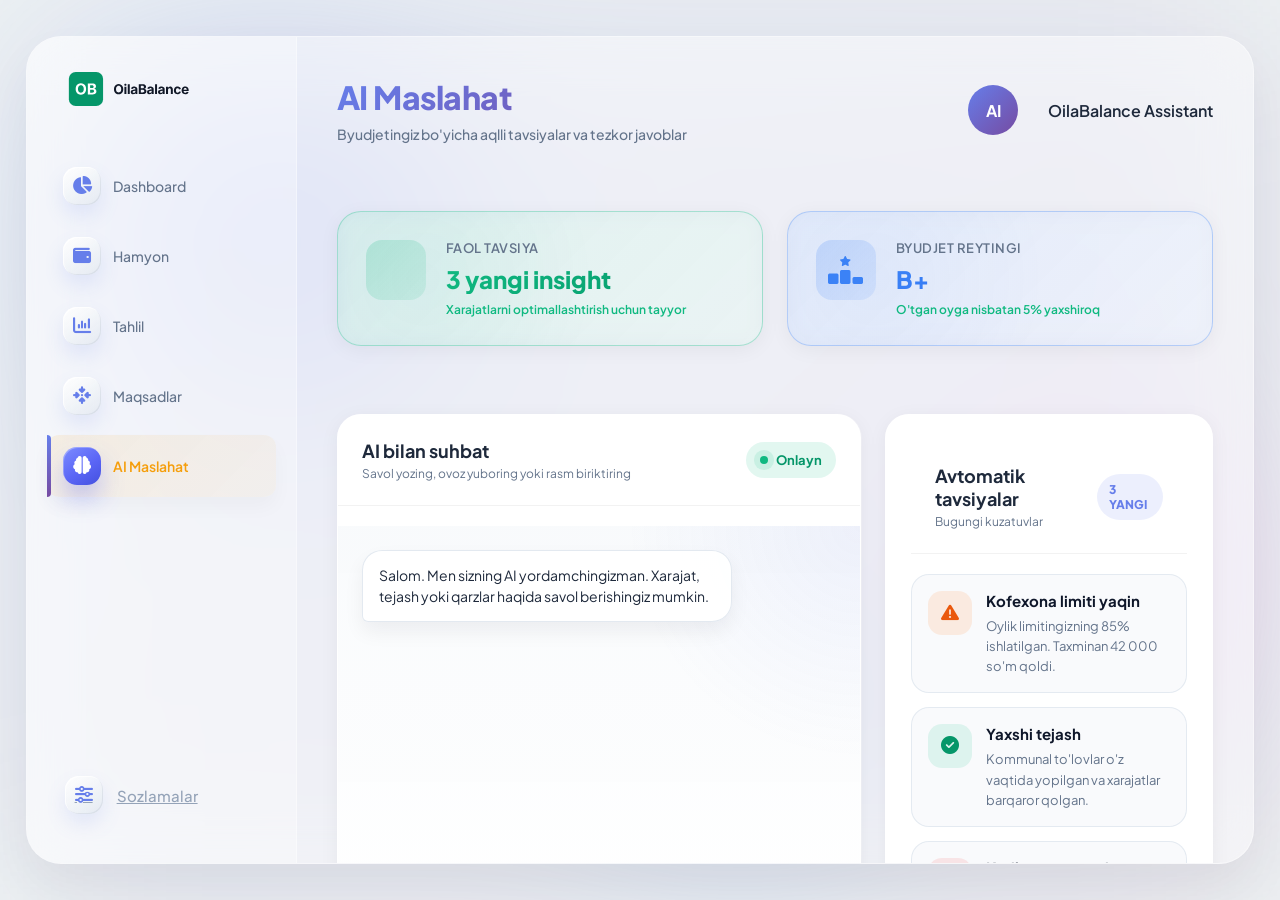
<file: ai maslahatlar.html>
<!DOCTYPE html>
<html lang="uz">

<head>
  <meta charset="UTF-8">
  <meta name="viewport" content="width=device-width, initial-scale=1.0">
  <title>AI Maslahat | OilaBalance</title>
  <link href="https://fonts.googleapis.com/css2?family=Plus+Jakarta+Sans:wght@300;400;600;800&display=swap"
    rel="stylesheet">
  <link rel="stylesheet" href="https://cdnjs.cloudflare.com/ajax/libs/font-awesome/6.5.1/css/all.min.css">
  <link rel="stylesheet" href="style7.css">
  <link rel="stylesheet" href="dashboard.css">
  <link rel="stylesheet" href="style6.css">
  <link rel="stylesheet" href="settings-modal.css">
</head>

<body>
  <div class="app-background">
    <div class="animated-gradient"></div>
    <div class="floating-shape shape-1"></div>
    <div class="floating-shape shape-2"></div>
    <div class="floating-shape shape-3"></div>
  </div>

  <div class="app-shell">
    <aside class="app-sidebar">
      <div class="app-logo">
        <img src="./M_rasmlar/Logo (1).svg" alt="Logo">
      </div>
      <nav class="app-nav">
        <a href="bosh sahifa.html" class="nav-link">
          <i class="fa-solid fa-chart-pie"></i> <span>Dashboard</span>
        </a>
        <a href="kategotiya.html" class="nav-link">
          <i class="fa-solid fa-wallet"></i> <span>Hamyon</span>
        </a>
        <a href="Hisobot dashboad.html" class="nav-link">
          <i class="fa-solid fa-chart-column"></i> <span>Tahlil</span>
        </a>
        <a href="Maqsadlar.html" class="nav-link">
          <i class="fa-solid fa-arrows-to-dot"></i><span>Maqsadlar</span>
        </a>
        <a href="ai maslahatlar.html" class="nav-link active ai-gold">
          <i class="fa-solid fa-brain"></i> <span>AI Maslahat</span>
        </a>
      </nav>
      <div class="app-sidebar-footer">
        <a href="#" class="nav-link" onclick="openSettingsModal(event)">
          <i class="fa-solid fa-sliders"></i> <span>Sozlamalar</span>
        </a>
      </div>
    </aside>

    <main class="app-main ai-page">
      <header class="app-header">
        <div class="header-content">
          <div>
            <h2 class="header-title">AI Maslahat</h2>
            <p class="header-subtitle">Byudjetingiz bo'yicha aqlli tavsiyalar va tezkor javoblar</p>
          </div>
        </div>
        <div class="header-tools">
          <div class="profile-group">
            <div class="user-avatar pulse">AI</div>
            <span class="user-name">OilaBalance Assistant</span>
          </div>
        </div>
      </header>

      <section class="stats-grid ai-stats">
        <div class="stat-card stat-income">
          <div class="stat-decoration"></div>
          <div class="stat-icon">
            <i class="fa-solid fa-sparkles"></i>
          </div>
          <div class="stat-info">
            <p class="stat-label">Faol Tavsiya</p>
            <h3 class="stat-value">3 yangi insight</h3>
            <p class="stat-change">Xarajatlarni optimallashtirish uchun tayyor</p>
          </div>
        </div>

        <div class="stat-card stat-balance">
          <div class="stat-decoration"></div>
          <div class="stat-icon">
            <i class="fa-solid fa-ranking-star"></i>
          </div>
          <div class="stat-info">
            <p class="stat-label">Byudjet Reytingi</p>
            <h3 class="stat-value">B+</h3>
            <p class="stat-change">O'tgan oyga nisbatan 5% yaxshiroq</p>
          </div>
        </div>
      </section>

      <section class="main-grid ai-layout">
        <div class="content-panel chat-panel">
          <div class="panel-header">
            <div>
              <h3>AI bilan suhbat</h3>
              <p class="panel-subtitle">Savol yozing, ovoz yuboring yoki rasm biriktiring</p>
            </div>
            <div class="assistant-status">
              <span class="status-dot"></span>
              <span>Onlayn</span>
            </div>
          </div>

          <div class="chat-container" id="chat"></div>

          <div class="chat-composer">
            <button class="icon-btn" type="button" onclick="startVoice()" aria-label="Ovozli yozish">
              <i class="fa-solid fa-microphone"></i>
            </button>

            <label class="icon-btn" aria-label="Rasm biriktirish">
              <i class="fa-solid fa-paperclip"></i>
              <input type="file" id="imageInput" hidden accept="image/*">
            </label>

            <input id="input" type="text" placeholder="Masalan: Bu oy nimani qisqartirsam bo'ladi?">

            <button class="send-btn" type="button" onclick="send()">
              <i class="fa-solid fa-paper-plane"></i>
            </button>
          </div>
        </div>

        <div class="ai-side-column">
          <div class="content-panel insight-panel">
            <div class="panel-header">
              <div>
                <h3>Avtomatik tavsiyalar</h3>
                <p class="panel-subtitle">Bugungi kuzatuvlar</p>
              </div>
              <span class="insight-badge">3 yangi</span>
            </div>

            <div class="insight-list">
              <div class="insight-item warning">
                <div class="insight-icon">
                  <i class="fa-solid fa-triangle-exclamation"></i>
                </div>
                <div>
                  <h4>Kofexona limiti yaqin</h4>
                  <p>Oylik limitingizning 85% ishlatilgan. Taxminan 42 000 so'm qoldi.</p>
                </div>
              </div>

              <div class="insight-item success">
                <div class="insight-icon">
                  <i class="fa-solid fa-circle-check"></i>
                </div>
                <div>
                  <h4>Yaxshi tejash</h4>
                  <p>Kommunal to'lovlar o'z vaqtida yopilgan va xarajatlar barqaror qolgan.</p>
                </div>
              </div>

              <div class="insight-item danger">
                <div class="insight-icon">
                  <i class="fa-solid fa-car-burst"></i>
                </div>
                <div>
                  <h4>Kutilmagan xarajat</h4>
                  <p>Avtomobil ta'miri uchun rejasiz 1.2 mln so'm sarflangan.</p>
                </div>
              </div>
            </div>
          </div>

          <div class="content-panel tips-panel">
            <div class="panel-header">
              <div>
                <h3>Reytingni oshirish</h3>
                <p class="panel-subtitle">Bugun qilish mumkin bo'lgan qadamlar</p>
              </div>
            </div>

            <div class="tips-list">
              <div class="tip-row">
                <i class="fa-solid fa-repeat"></i>
                <span>Obunalarni tekshirib, keraksizlarini to'xtating</span>
              </div>
              <div class="tip-row">
                <i class="fa-solid fa-calendar-check"></i>
                <span>Haftalik xarajat limitini oldindan belgilang</span>
              </div>
              <div class="tip-row">
                <i class="fa-solid fa-pen-to-square"></i>
                <span>Har bir katta xarajatni yozib boring</span>
              </div>
            </div>
          </div>
        </div>
      </section>

      <section class="bonus-section">
        <div class="bonus-card ai-bonus-card">
          <div class="bonus-decoration">
            <i class="fa-solid fa-robot"></i>
          </div>
          <div>
            <h4>AI yordamchidan faol foydalaning</h4>
            <p>Har bir savol uchun sizga aniqroq tavsiyalar va byudjet bo'yicha tezkor yo'nalish beriladi.</p>
          </div>
        </div>
      </section>
    </main>
  </div>

  <div class="settings-modal-overlay" id="settingsModal" onclick="closeSettingsModal(event)">
    <div class="settings-modal" onclick="event.stopPropagation()">
      <div class="settings-header">
        <h3>Sozlamalar</h3>
        <button class="settings-close" onclick="closeSettingsModal()">
          <i class="fa-solid fa-xmark"></i>
        </button>
      </div>
      <div class="settings-content">
        <div class="settings-item">
          <div class="settings-item-info">
            <i class="fa-solid fa-moon"></i>
            <div>
              <h4>Dark Mode</h4>
              <p>Qorong'i rejimni yoqish yoki o'chirish</p>
            </div>
          </div>
          <label class="toggle-switch">
            <input type="checkbox" id="darkModeToggle" onchange="toggleDarkMode()">
            <span class="toggle-slider"></span>
          </label>
        </div>
        <div class="settings-item">
          <div class="settings-item-info">
            <i class="fa-solid fa-right-from-bracket"></i>
            <div>
              <h4>Akkauntdan chiqish</h4>
              <p>Tizimdan xavfsiz chiqish</p>
            </div>
          </div>
          <button class="btn-logout" onclick="logout()">
            <i class="fa-solid fa-arrow-right-from-bracket"></i> Chiqish
          </button>
        </div>
      </div>
    </div>
  </div>

  <script src="ai.js"></script>
  <script src="settings-modal.js"></script>
</body>

</html>
</file>
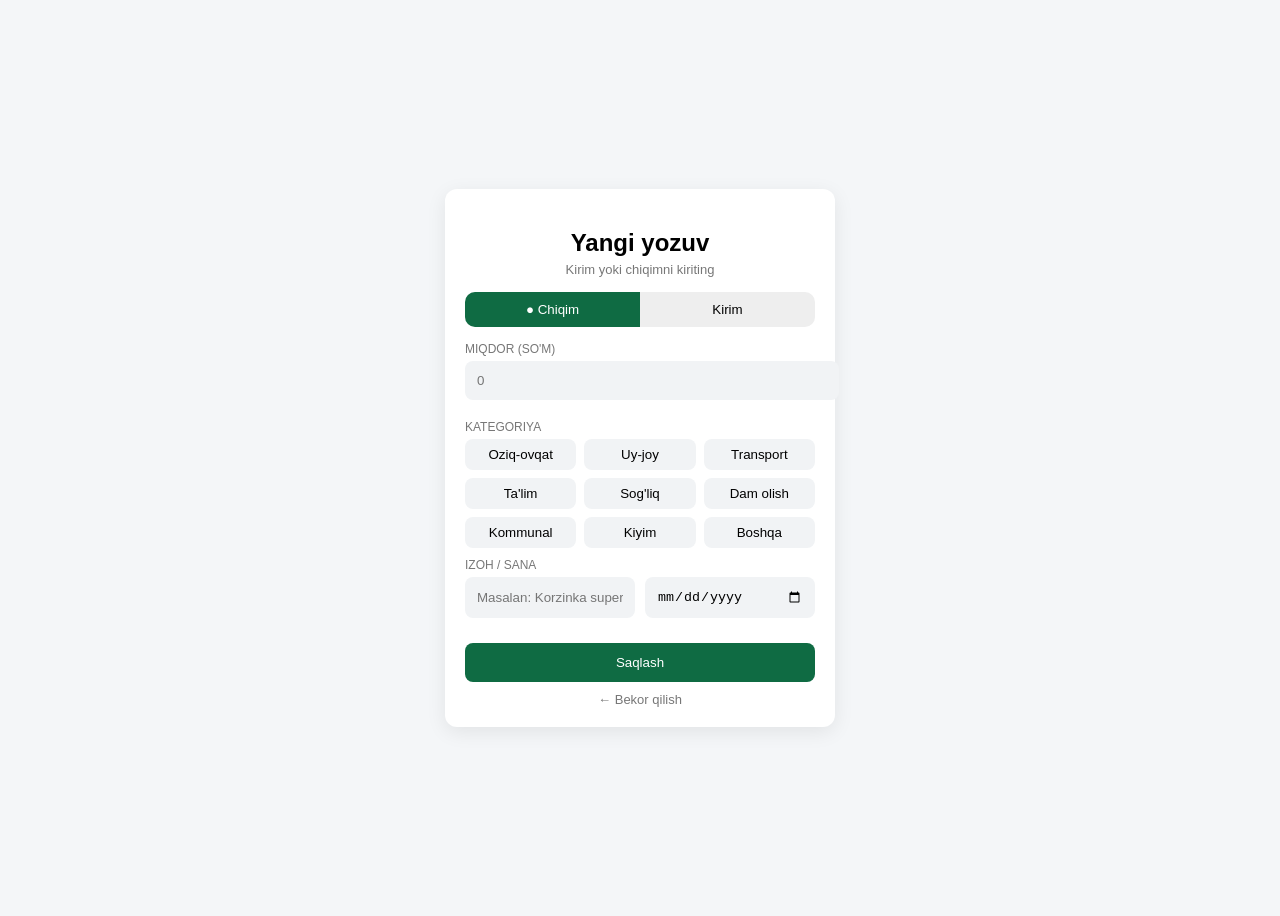
<file: index2.html>
<!DOCTYPE html>
<html lang="uz">
<head>
<meta charset="UTF-8">
<title>Document</title>
<link rel="stylesheet" href="/style2.css">
</head>
<body>

<div class="container">
    <h2>Yangi yozuv</h2>
    <div class="sub">Kirim yoki chiqimni kiriting</div>

    <div class="toggle">
        <button class="active">● Chiqim</button>
        <button>Kirim</button>
    </div>

    <div class="label">MIQDOR (SO'M)</div>
    <input type="number" placeholder="0">

    <div class="label">KATEGORIYA</div>
    <div class="categories">
        <button>Oziq-ovqat</button>
        <button>Uy-joy</button>
        <button>Transport</button>
        <button>Ta'lim</button>
        <button>Sog'liq</button>
        <button>Dam olish</button>
        <button>Kommunal</button>
        <button>Kiyim</button>
        <button>Boshqa</button>
    </div>

    <div class="label">IZOH / SANA</div>
    <div class="row">
        <input placeholder="Masalan: Korzinka supermarket">
        <input type="date">
    </div>

    <button class="save">Saqlash</button>
    <div class="cancel">← Bekor qilish</div>
</div>

</body>
</html>
</file>
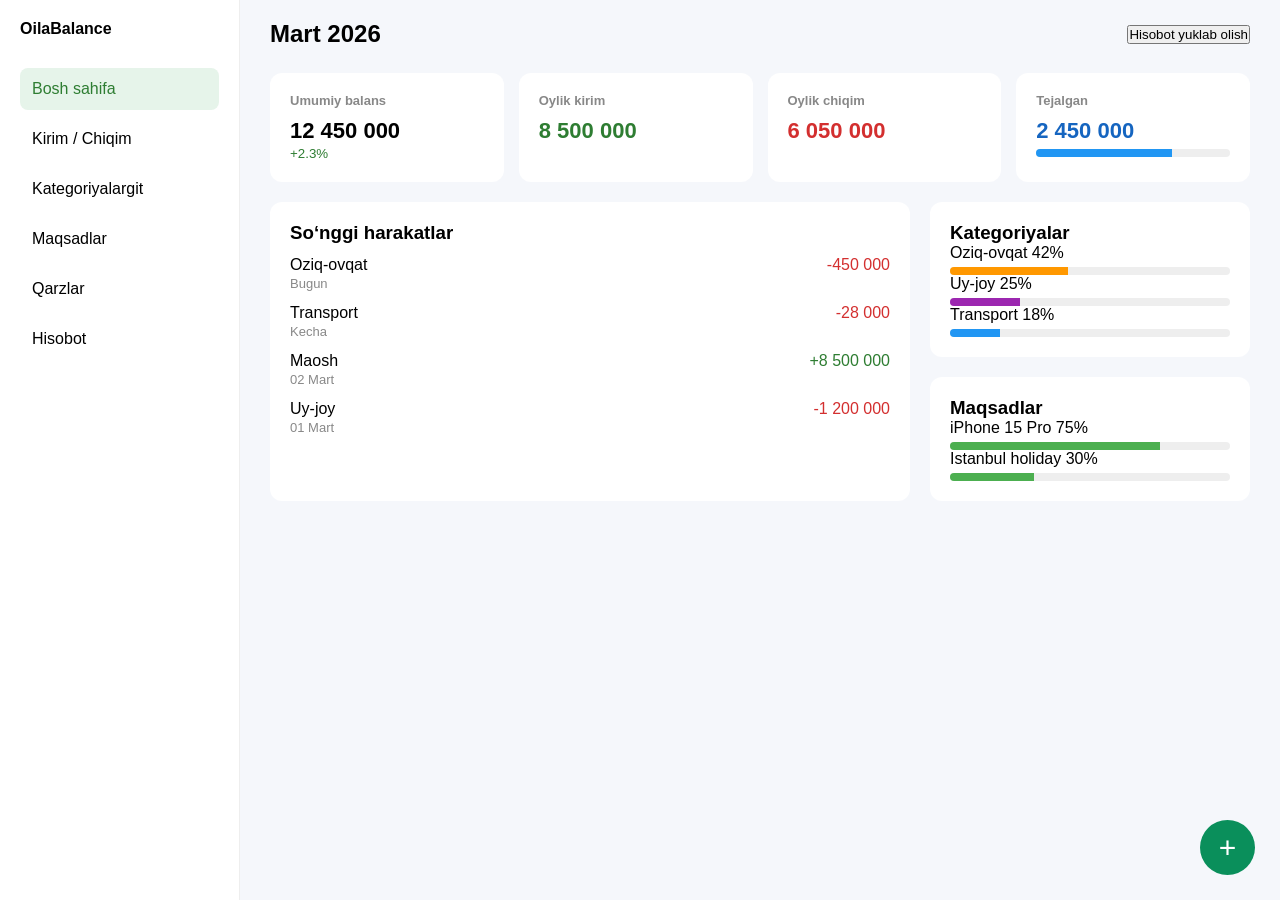
<file: index3.html>
<!DOCTYPE html>
<html lang="uz">
<head>
<meta charset="UTF-8">
<meta name="viewport" content="width=device-width, initial-scale=1.0">
<title>Document</title>
<link rel="stylesheet" href="style3.css">
</head>

<body>

<div class="sidebar">
  <div class="logo">OilaBalance</div>

  <ul class="menu">
    <li class="active">Bosh sahifa</li>
    <li>Kirim / Chiqim</li>
    <li>Kategoriyalargit</li>
    <li>Maqsadlar</li>
    <li>Qarzlar</li>
    <li>Hisobot</li>
  </ul>
</div>

<div class="main">

  <div class="header">
    <h2>Mart 2026</h2>
    <button>Hisobot yuklab olish</button>
  </div>

  <div class="cards">
    <div class="card">
      <h4>Umumiy balans</h4>
      <div class="value">12 450 000</div>
      <small class="green">+2.3%</small>
    </div>

    <div class="card">
      <h4>Oylik kirim</h4>
      <div class="value green">8 500 000</div>
    </div>

    <div class="card">
      <h4>Oylik chiqim</h4>
      <div class="value red">6 050 000</div>
    </div>

    <div class="card">
      <h4>Tejalgan</h4>
      <div class="value blue">2 450 000</div>
      <div class="progress"><div class="bluebar" style="width:70%"></div></div>
    </div>
  </div>

  <div class="content">

    <div class="box">
      <h3>So‘nggi harakatlar</h3>

      <div class="transaction">
        <div>
          Oziq-ovqat <br><span>Bugun</span>
        </div>
        <div class="red">-450 000</div>
      </div>

      <div class="transaction">
        <div>
          Transport <br><span>Kecha</span>
        </div>
        <div class="red">-28 000</div>
      </div>

      <div class="transaction">
        <div>
          Maosh <br><span>02 Mart</span>
        </div>
        <div class="green">+8 500 000</div>
      </div>

      <div class="transaction">
        <div>
          Uy-joy <br><span>01 Mart</span>
        </div>
        <div class="red">-1 200 000</div>
      </div>
    </div>

    <div>

      <div class="box">
        <h3>Kategoriyalar</h3>

        <p>Oziq-ovqat 42%</p>
        <div class="progress"><div class="orange" style="width:42%"></div></div>

        <p>Uy-joy 25%</p>
        <div class="progress"><div class="purple" style="width:25%"></div></div>

        <p>Transport 18%</p>
        <div class="progress"><div class="bluebar" style="width:18%"></div></div>
      </div>

      <div class="box" style="margin-top:20px;">
        <h3>Maqsadlar</h3>

        <p>iPhone 15 Pro 75%</p>
        <div class="progress"><div class="greenbar" style="width:75%"></div></div>

        <p>Istanbul holiday 30%</p>
        <div class="progress"><div class="greenbar" style="width:30%"></div></div>
      </div>

    </div>

  </div>

</div>

<div class="fab">+</div>

</body>
</html>
</file>
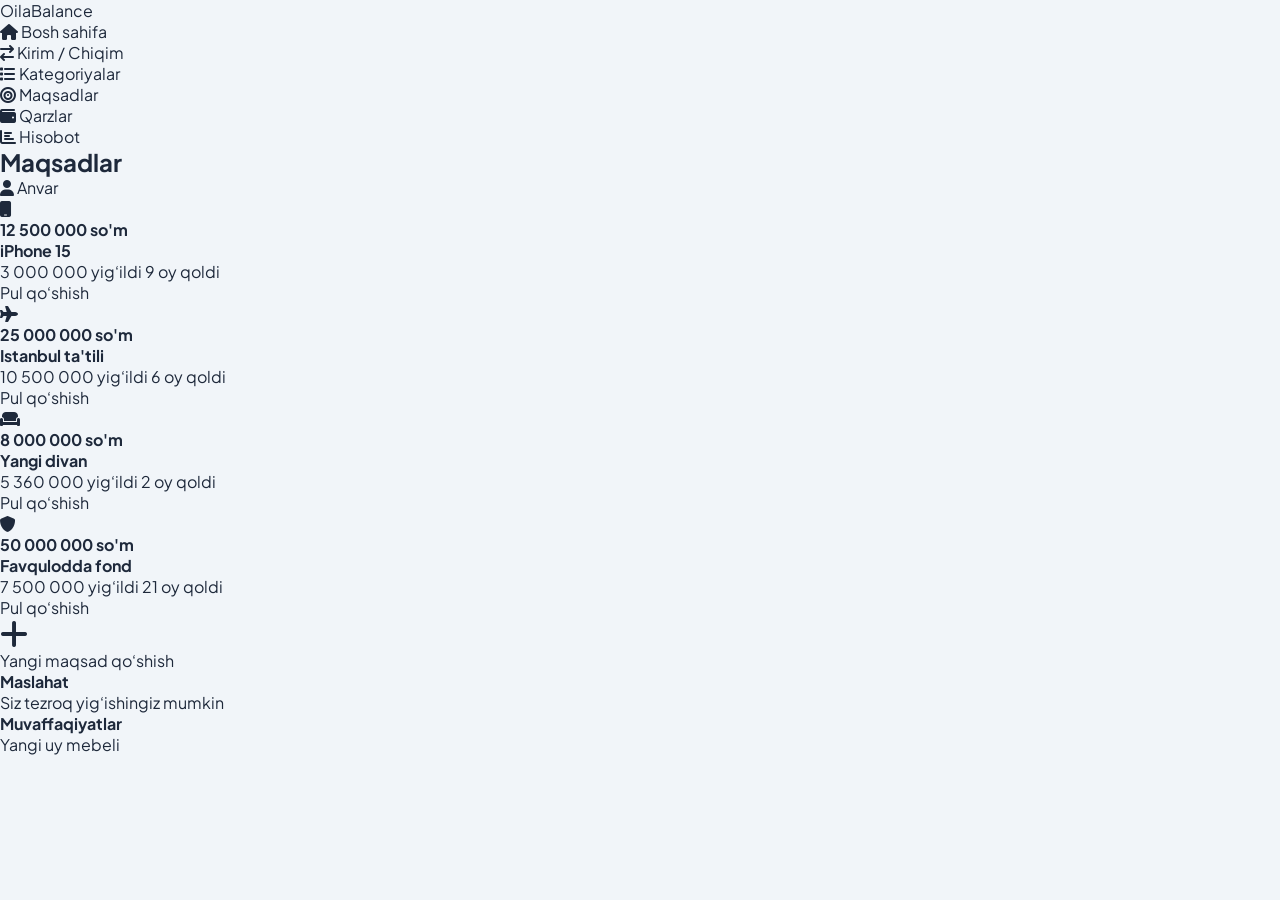
<file: index4.html>
<!DOCTYPE html>
<html lang="uz">
<head>
<meta charset="UTF-8">
<title>Maqsadlar</title>
<link rel="stylesheet" href="https://cdnjs.cloudflare.com/ajax/libs/font-awesome/6.5.0/css/all.min.css">
<link rel="stylesheet" href="/style4.css">
</head>
<body>

<div class="sidebar">
  <div class="logo">OilaBalance</div>
  <ul class="menu">
    <li><i class="fa fa-home"></i> Bosh sahifa</li>
    <li><i class="fa fa-exchange"></i> Kirim / Chiqim</li>
    <li><i class="fa fa-list"></i> Kategoriyalar</li>
    <li class="active"><i class="fa fa-bullseye"></i> Maqsadlar</li>
    <li><i class="fa fa-wallet"></i> Qarzlar</li>
    <li><i class="fa fa-chart-bar"></i> Hisobot</li>
  </ul>
</div>

<div class="main">

  <div class="top">
    <h2>Maqsadlar</h2>
    <div><i class="fa fa-user"></i> Anvar</div>
  </div>

  <div class="cards">

 
    <div class="card">
      <div class="card-top">
        <div class="icon green"><i class="fa fa-mobile"></i></div>
        <b>12 500 000 so'm</b>
      </div>
      <h4>iPhone 15</h4>

      <div class="progress"><span style="width:25%"></span></div>

      <div class="row">
        <span>3 000 000 yig‘ildi</span>
        <span>9 oy qoldi</span>
      </div>

      <div class="btn">Pul qo‘shish</div>
    </div>

  
    <div class="card">
      <div class="card-top">
        <div class="icon blue"><i class="fa fa-plane"></i></div>
        <b>25 000 000 so'm</b>
      </div>
      <h4>Istanbul ta'tili</h4>

      <div class="progress"><span style="width:40%"></span></div>

      <div class="row">
        <span>10 500 000 yig‘ildi</span>
        <span>6 oy qoldi</span>
      </div>

      <div class="btn">Pul qo‘shish</div>
    </div>

    <!-- CARD 3 -->
    <div class="card">
      <div class="card-top">
        <div class="icon red"><i class="fa fa-couch"></i></div>
        <b>8 000 000 so'm</b>
      </div>
      <h4>Yangi divan</h4>

      <div class="progress"><span style="width:65%"></span></div>

      <div class="row">
        <span>5 360 000 yig‘ildi</span>
        <span>2 oy qoldi</span>
      </div>

      <div class="btn">Pul qo‘shish</div>
    </div>

 
    <div class="card">
      <div class="card-top">
        <div class="icon green"><i class="fa fa-shield"></i></div>
        <b>50 000 000 so'm</b>
      </div>
      <h4>Favqulodda fond</h4>

      <div class="progress"><span style="width:15%"></span></div>

      <div class="row">
        <span>7 500 000 yig‘ildi</span>
        <span>21 oy qoldi</span>
      </div>

      <div class="btn">Pul qo‘shish</div>
    </div>

    
    <div class="add">
      <i class="fa fa-plus fa-2x"></i>
      <p>Yangi maqsad qo‘shish</p>
    </div>

  </div>

  <div class="bottom">
    <div class="box">
      <h4>Maslahat</h4>
      <p>Siz tezroq yig‘ishingiz mumkin</p>
    </div>
    <div class="box">
      <h4>Muvaffaqiyatlar</h4>
      <p>Yangi uy mebeli</p>
    </div>
  </div>

</div>

</body>
</html>
</file>
<file: style7.css>
:root {
    --primary: #006948;
    --primary-light: rgba(0, 105, 72, 0.12);
    --accent: #16ff92;
    --success: #10b981;
    --text-muted: #64748b;
    --text-main: #0a251c;
    --glass: rgba(255, 255, 255, 0.5);
    --border: rgba(255, 255, 255, 0.4);
}

/* 1. Global Reset */
* {
    margin: 0;
    padding: 0;
    box-sizing: border-box;
    font-family: 'Plus Jakarta Sans', sans-serif;
}

body {
    background: #f0f4f3;
    height: 100vh;
    display: flex;
    justify-content: center;
    align-items: center;
    overflow: hidden;
}
/* Modal Overlay */
.modal-overlay {
    position: fixed; inset: 0;
    background: rgba(0, 0, 0, 0.2);
    backdrop-filter: blur(10px);
    display: flex; align-items: center; justify-content: center;
    z-index: 1000;
    opacity: 0; visibility: hidden;
    transition: 0.3s;
}

.modal-overlay.active { opacity: 1; visibility: visible; }

/* Glass Modal Card */
.glass-modal {
    background: rgba(255, 255, 255, 0.8);
    width: 90%; max-width: 450px;
    padding: 30px; border-radius: 30px;
    border: 1px solid rgba(255, 255, 255, 0.5);
    box-shadow: 0 25px 50px rgba(0,0,0,0.1);
}

.modal-header { display: flex; justify-content: space-between; margin-bottom: 20px; }
.input-group { margin-bottom: 15px; display: flex; flex-direction: column; gap: 8px; }

.input-group input {
    padding: 12px 15px; border-radius: 12px;
    border: 1px solid rgba(0,0,0,0.1);
    background: rgba(255, 255, 255, 0.5);
    outline: none; font-size: 16px;
}

.modal-footer { display: flex; justify-content: flex-end; gap: 10px; margin-top: 25px; }

.btn-secondary {
    padding: 12px 20px; border-radius: 12px; border: none;
    background: rgba(0,0,0,0.05); cursor: pointer; font-weight: 600;
}

/* 2. Liquid Background */
.app-background {
    position: fixed;
    inset: 0;
    z-index: -1;
    filter: blur(100px);
}
.profile-group{
    display: flex;
    gap: 30px;
    align-items: center;
}
.user-avatar{
    background-color: #9d9d9d;
    padding: 12px;
    border-radius: 50%;
    color: white;
}
.liquid-blob {
    position: absolute;
    width: 500px;
    height: 500px;
    border-radius: 50%;
}
.header-tools{
    display: flex;
    gap: 40px;
    align-items: center;
}
.blob-1 {
    background: rgba(22, 255, 146, 0.2);
    top: -10%;
    left: -10%;
}

.blob-2 {
    background: rgba(0, 105, 72, 0.15);
    bottom: -10%;
    right: -10%;
}

/* 3. Main Shell */
.app-shell {
    width: 96%;
    height: 92vh;
    background: var(--glass);
    backdrop-filter: blur(25px);
    border: 1.5px solid var(--border);
    border-radius: 35px;
    display: flex;
    box-shadow: 0 25px 50px rgba(0, 0, 0, 0.05);
    overflow: hidden;
}

/* 4. Sidebar */
.app-sidebar {
    width: 270px;
    background: rgba(255, 255, 255, 0.3);
    border-right: 1.5px solid var(--border);
    display: flex;
    flex-direction: column;
    padding: 35px 20px;
}

.app-logo img {
    width: 160px;
    margin-bottom: 45px;
    margin-left: 15px;
}

.app-nav {
    flex: 1;
    display: flex;
    flex-direction: column;
    gap: 8px;
}

.nav-link {
    padding: 14px 18px;
    border: none;
    background: transparent;
    display: flex;
    align-items: center;
    gap: 14px;
    color: #5d716a;
    font-size: 15px;
    font-weight: 600;
    cursor: pointer;
    border-radius: 18px;
    transition: 0.3s;
}

.app-nav .nav-link i,
.app-sidebar-footer .nav-link i {
    display: inline-flex;
    align-items: center;
    justify-content: center;
    width: 38px;
    height: 38px;
    font-size: 18px;
    line-height: 1;
    flex-shrink: 0;
    opacity: 1;
    visibility: visible;
    color: #667eea;
    border-radius: 14px;
    background: linear-gradient(145deg, rgba(255, 255, 255, 0.98), rgba(226, 232, 240, 0.88));
    box-shadow:
        inset 1px 1px 0 rgba(255, 255, 255, 0.8),
        inset -1px -1px 0 rgba(148, 163, 184, 0.18),
        0 10px 20px rgba(102, 126, 234, 0.14);
}

.app-nav .nav-link:hover i,
.app-nav .nav-link.active i,
.app-sidebar-footer .nav-link:hover i {
    color: #ffffff;
    background: linear-gradient(145deg, #7c8cff, #5b66f6 55%, #4450df);
    box-shadow:
        inset 1px 1px 0 rgba(255, 255, 255, 0.28),
        0 14px 24px rgba(91, 102, 246, 0.32);
}

body.dark-mode .app-nav .nav-link i,
body.dark-mode .app-sidebar-footer .nav-link i {
    background: linear-gradient(145deg, rgba(51, 65, 85, 0.95), rgba(30, 41, 59, 0.92));
    color: #c4b5fd;
    box-shadow:
        inset 1px 1px 0 rgba(255, 255, 255, 0.06),
        0 10px 20px rgba(15, 23, 42, 0.35);
}

body.dark-mode .app-nav .nav-link:hover i,
body.dark-mode .app-nav .nav-link.active i,
body.dark-mode .app-sidebar-footer .nav-link:hover i {
    background: linear-gradient(145deg, #8b5cf6, #6d4bff);
    color: #ffffff;
}

.nav-link.active,
.nav-link:hover {
    background: #fff;
    color: var(--primary);
    box-shadow: 0 10px 20px rgba(0, 0, 0, 0.03);
}

.ai-gold {
    color: #8b5cf6;
}

/* 5. Main Content Area */
.app-main {
    flex: 1;
    padding: 40px;
    overflow-y: auto;
}

.app-header {
    display: flex;
    justify-content: space-between;
    align-items: center;
    margin-bottom: 35px;
}

.calendar-nav {
    display: flex;
    align-items: center;
    gap: 15px;
}

.calendar-nav h2 {
    font-size: 28px;
    font-weight: 800;
    color: var(--text-main);
}

.icon-circle {
    width: 40px;
    height: 40px;
    display: inline-flex;
    align-items: center;
    justify-content: center;
    border-radius: 50%;
    border: 1.5px solid var(--border);
    background: #fff;
    cursor: pointer;
}

.btn-primary {
    padding: 12px 22px;
    background: var(--primary);
    color: #fff;
    border: none;
    border-radius: 14px;
    font-weight: 700;
    cursor: pointer;
}

/* 6. Stats Cards */
.stats-container {
    display: grid;
    grid-template-columns: repeat(4, 1fr);
    gap: 20px;
    margin-bottom: 35px;
}

.glass-card {
    background: #fff;
    padding: 25px;
    border-radius: 25px;
    box-shadow: 0 10px 30px rgba(0, 0, 0, 0.02);
    transition: 0.3s;
}

.glass-card:hover {
    transform: translateY(-8px);
}

.glass-card.highlight {
    background: var(--primary);
    color: #fff;
}

.card-tag {
    font-size: 11px;
    font-weight: 800;
    opacity: 0.7;
}

.card-value {
    font-size: 24px;
    font-weight: 800;
    margin: 12px 0;
}

.card-trend {
    font-size: 13px;
    font-weight: 700;
}

.card-trend.up {
    color: #16ff92;
}

/* Progress Bars */
.p-bar-bg {
    width: 100%;
    height: 8px;
    background: rgba(0, 0, 0, 0.05);
    border-radius: 10px;
    margin-top: 10px;
}

.p-bar-fill {
    height: 100%;
    border-radius: 10px;
    background: var(--primary);
}

.p-bar-fill.orange {
    background: #f97316;
}

/* 7. Grid & Panels */
.main-grid {
    display: grid;
    grid-template-columns: 1.7fr 1fr;
    gap: 25px;
}

.content-panel {
    background: rgba(255, 255, 255, 0.4);
    padding: 25px;
    border-radius: 28px;
    border: 1.5px solid var(--border);
}

.panel-header {
    display: flex;
    justify-content: space-between;
    align-items: center;
    margin-bottom: 20px;
}

/* 8. FAB */
.app-fab {
    position: fixed;
    bottom: 35px;
    right: 35px;
    width: 65px;
    height: 65px;
    background: var(--primary);
    color: #fff;
    border-radius: 50%;
    border: none;
    font-size: 26px;
    cursor: pointer;
    box-shadow: 0 15px 35px rgba(0, 105, 72, 0.3);
}

/* 9. RESPONSIVE - Yon panel pastga tushadi */
@media (max-width: 1024px) {
    .app-shell {
        flex-direction: column;
        width: 100%;
        height: 100dvh;
        border-radius: 0;
        border: none;
    }

    .app-sidebar {
        width: 100%;
        height: auto;
        flex-direction: row;
        order: 2;
        padding: 12px 12px calc(12px + env(safe-area-inset-bottom, 0px));
        border-right: none;
        border-top: 1.5px solid var(--border);
        justify-content: center;
        background: rgba(255, 255, 255, 0.82);
        backdrop-filter: blur(18px);
        -webkit-backdrop-filter: blur(18px);
        flex-shrink: 0;
    }

    .app-logo,
    .app-sidebar-footer,
    .nav-link span {
        display: none;
    }

    .app-nav {
        flex-direction: row;
        width: 100%;
        justify-content: space-between;
        align-items: center;
        gap: 10px;
    }

    .app-main {
        order: 1;
        padding: 20px 16px 18px;
    }

    .app-nav .nav-link {
        flex: 1;
        min-width: 0;
        justify-content: center;
        padding: 8px 6px;
        border-radius: 20px;
        min-height: 58px;
    }

    .app-nav .nav-link i {
        width: 34px;
        height: 34px;
        font-size: 16px;
        border-radius: 12px;
        box-shadow:
            inset 1px 1px 0 rgba(255, 255, 255, 0.8),
            inset -1px -1px 0 rgba(148, 163, 184, 0.14),
            0 8px 16px rgba(102, 126, 234, 0.14);
    }

    .stats-container {
        grid-template-columns: 1fr 1fr;
    }

    .main-grid {
        grid-template-columns: 1fr;
    }
}

@media (max-width: 600px) {
    .app-sidebar {
        padding: 10px 10px calc(10px + env(safe-area-inset-bottom, 0px));
    }

    .app-nav {
        gap: 8px;
    }

    .app-nav .nav-link {
        min-height: 54px;
        padding: 6px 4px;
        border-radius: 18px;
    }

    .app-nav .nav-link i {
        width: 32px;
        height: 32px;
        font-size: 15px;
        border-radius: 11px;
    }

    .stats-container {
        grid-template-columns: 1fr;
    }
}
</file>
<file: dashboard.css>
@keyframes gradientShift {
    0% {
        background-position: 0% 50%;
    }

    50% {
        background-position: 100% 50%;
    }

    100% {
        background-position: 0% 50%;
    }
}

@keyframes float {

    0%,
    100% {
        transform: translateY(0px) rotate(0deg);
    }

    50% {
        transform: translateY(-20px) rotate(5deg);
    }
}

@keyframes pulse {

    0%,
    100% {
        box-shadow: 0 0 0 0 rgba(16, 185, 129, 0.7);
    }

    50% {
        box-shadow: 0 0 0 10px rgba(16, 185, 129, 0);
    }
}

@keyframes slideInUp {
    from {
        opacity: 0;
        transform: translateY(30px);
    }

    to {
        opacity: 1;
        transform: translateY(0);
    }
}

@keyframes scaleIn {
    from {
        opacity: 0;
        transform: scale(0.95);
    }

    to {
        opacity: 1;
        transform: scale(1);
    }
}

.app-nav a.nav-link {
    position: relative;
    transition: all 0.3s cubic-bezier(0.4, 0, 0.2, 1);
    border-radius: 12px;
    display: flex;
    align-items: center;
    gap: 12px;
    padding: 12px 16px;
    color: #64748b;
    text-decoration: none;
    font-weight: 500;
    font-size: 14px;
    cursor: pointer;
    border: none;
    background: transparent;
}

.app-nav a.nav-link::before {
    content: '';
    position: absolute;
    left: 0;
    top: 0;
    height: 100%;
    width: 4px;
    background: transparent;
    border-radius: 0 4px 4px 0;
    transition: all 0.3s ease;
}

.app-nav a.nav-link:hover {
    background: rgba(102, 126, 234, 0.1);
    color: #1e293b;
    transform: translateX(4px);
}

.app-nav a.nav-link.active {
    background: linear-gradient(135deg, rgba(102, 126, 234, 0.15), rgba(102, 126, 234, 0.05));
    color: #667eea;
    font-weight: 600;
}

.app-nav a.nav-link.active::before {
    background: linear-gradient(180deg, #667eea 0%, #764ba2 100%);
    width: 4px;
}

.app-nav a.nav-link i {
    font-size: 18px;
    transition: all 0.3s ease;
}

.app-nav a.nav-link:hover i {
    transform: scale(1.1);
}

.app-nav a.nav-link.active i {
    animation: float 2s ease-in-out infinite;
}

/* AI Maslahat Special Color */
.app-nav a.nav-link.ai-gold {
    background: linear-gradient(135deg, rgba(245, 158, 11, 0.1), rgba(245, 158, 11, 0.05));
    color: #f59e0b;
}

.app-nav a.nav-link.ai-gold:hover {
    background: linear-gradient(135deg, rgba(245, 158, 11, 0.15), rgba(245, 158, 11, 0.1));
    color: #d97706;
}

/* Sidebar Footer */
.app-sidebar-footer a.nav-link {
    color: #94a3b8;
    font-weight: 500;
}

.app-sidebar-footer a.nav-link:hover {
    background: rgba(102, 126, 234, 0.1);
    color: #1e293b;
}

/* Animated Gradient Background */
.animated-gradient {
    position: fixed;
    inset: 0;
    z-index: -2;
    background: linear-gradient(135deg, #667eea 0%, #764ba2 25%, #f093fb 50%, #4facfe 75%, #00f2fe 100%);
    background-size: 400% 400%;
    animation: gradientShift 15s ease infinite;
    opacity: 0.15;
}

/* Floating Shapes */
.floating-shape {
    position: fixed;
    border-radius: 50%;
    filter: blur(40px);
    animation: float 6s ease-in-out infinite;
    z-index: -1;
}

.shape-1 {
    width: 300px;
    height: 300px;
    background: rgba(102, 126, 234, 0.3);
    top: 10%;
    left: 10%;
    animation-delay: 0s;
}

.shape-2 {
    width: 250px;
    height: 250px;
    background: rgba(240, 147, 251, 0.3);
    top: 50%;
    right: 5%;
    animation-delay: 2s;
}

.shape-3 {
    width: 200px;
    height: 200px;
    background: rgba(79, 172, 254, 0.3);
    bottom: 10%;
    left: 50%;
    animation-delay: 4s;
}

/* Header Styling */
.app-header {
    display: flex;
    justify-content: space-between;
    align-items: center;
    margin-bottom: 40px;
    animation: slideInUp 0.6s ease forwards;
}

.header-content {
    animation: slideInUp 0.8s ease forwards;
}

.header-title {
    font-size: 32px;
    font-weight: 800;
    background: linear-gradient(135deg, #667eea 0%, #764ba2 100%);
    -webkit-background-clip: text;
    -webkit-text-fill-color: transparent;
    background-clip: text;
    margin: 0;
    letter-spacing: -0.5px;
}

.header-subtitle {
    margin-top: 8px;
    color: #64748b;
    font-size: 14px;
    font-weight: 500;
}

.user-name {
    font-weight: 600;
    color: #1e293b;
    font-size: 16px;
}

.user-avatar {
    width: 50px;
    height: 50px;
    border-radius: 50%;
    background: linear-gradient(135deg, #667eea 0%, #764ba2 100%);
    color: white;
    display: flex;
    align-items: center;
    justify-content: center;
    font-weight: 700;
    font-size: 16px;
    cursor: pointer;
    transition: transform 0.3s ease;
}

.user-avatar:hover {
    transform: scale(1.05);
}

.user-avatar.pulse {
    animation: pulse 2s infinite;
}

/* Stats Grid */
.stats-grid {
    display: grid;
    grid-template-columns: repeat(auto-fit, minmax(300px, 1fr));
    gap: 24px;
    margin-bottom: 40px;
}

/* Stat Cards - Base */
.stat-card {
    position: relative;
    padding: 28px;
    border-radius: 24px;
    background: rgba(255, 255, 255, 0.9);
    backdrop-filter: blur(10px);
    border: 1px solid rgba(255, 255, 255, 0.8);
    cursor: pointer;
    transition: all 0.3s cubic-bezier(0.4, 0, 0.2, 1);
    overflow: hidden;
    display: flex;
    align-items: flex-start;
    gap: 20px;
    box-shadow: 0 4px 20px rgba(0, 0, 0, 0.05);
    animation: slideInUp 0.6s ease forwards;
}

.stat-card:nth-child(2) {
    animation-delay: 0.1s;
}

.stat-card:nth-child(3) {
    animation-delay: 0.2s;
}

.stat-card::before {
    content: '';
    position: absolute;
    inset: 0;
    background: linear-gradient(135deg, transparent 0%, rgba(255, 255, 255, 0.5) 100%);
    opacity: 0;
    transition: opacity 0.3s ease;
    pointer-events: none;
}

.stat-card:hover::before {
    opacity: 1;
}

.stat-card:hover {
    transform: translateY(-8px);
    box-shadow: 0 12px 40px rgba(0, 0, 0, 0.1);
}

/* Stat Card Variants */
.stat-income {
    background: linear-gradient(135deg, rgba(16, 185, 129, 0.1), rgba(16, 185, 129, 0.05));
    border-color: rgba(16, 185, 129, 0.3);
}

.stat-income:hover {
    background: linear-gradient(135deg, rgba(16, 185, 129, 0.15), rgba(16, 185, 129, 0.1));
    border-color: rgba(16, 185, 129, 0.5);
}

.stat-expense {
    background: linear-gradient(135deg, rgba(239, 68, 68, 0.1), rgba(239, 68, 68, 0.05));
    border-color: rgba(239, 68, 68, 0.3);
}

.stat-expense:hover {
    background: linear-gradient(135deg, rgba(239, 68, 68, 0.15), rgba(239, 68, 68, 0.1));
    border-color: rgba(239, 68, 68, 0.5);
}

.stat-balance {
    background: linear-gradient(135deg, rgba(59, 130, 246, 0.1), rgba(59, 130, 246, 0.05));
    border-color: rgba(59, 130, 246, 0.3);
}

.stat-balance:hover {
    background: linear-gradient(135deg, rgba(59, 130, 246, 0.15), rgba(59, 130, 246, 0.1));
    border-color: rgba(59, 130, 246, 0.5);
}

/* Stat Decoration */
.stat-decoration {
    position: absolute;
    width: 100%;
    height: 100%;
    inset: 0;
    background:
        radial-gradient(circle at 20% 50%, currentColor 0%, transparent 50%);
    opacity: 0.05;
    pointer-events: none;
}

.stat-income .stat-decoration {
    color: #10b981;
}

.stat-expense .stat-decoration {
    color: #ef4444;
}

.stat-balance .stat-decoration {
    color: #3b82f6;
}

/* Stat Icon */
.stat-icon {
    width: 60px;
    height: 60px;
    border-radius: 16px;
    display: flex;
    align-items: center;
    justify-content: center;
    font-size: 28px;
    position: relative;
    z-index: 1;
    transition: all 0.3s ease;
    flex-shrink: 0;
}

.stat-income .stat-icon {
    background: linear-gradient(135deg, rgba(16, 185, 129, 0.2), rgba(16, 185, 129, 0.1));
    color: #10b981;
}

.stat-expense .stat-icon {
    background: linear-gradient(135deg, rgba(239, 68, 68, 0.2), rgba(239, 68, 68, 0.1));
    color: #ef4444;
}

.stat-balance .stat-icon {
    background: linear-gradient(135deg, rgba(59, 130, 246, 0.2), rgba(59, 130, 246, 0.1));
    color: #3b82f6;
}

.stat-card:hover .stat-icon {
    transform: scale(1.1) rotate(5deg);
}

/* Stat Info */
.stat-info {
    flex: 1;
    position: relative;
    z-index: 1;
}

.stat-label {
    font-size: 13px;
    font-weight: 600;
    color: #64748b;
    text-transform: uppercase;
    letter-spacing: 0.5px;
    margin: 0;
    margin-bottom: 8px;
}

.stat-value {
    font-size: 24px;
    font-weight: 800;
    margin: 0;
    margin-bottom: 8px;
    background: linear-gradient(135deg, #1e293b 0%, #475569 100%);
    -webkit-background-clip: text;
    -webkit-text-fill-color: transparent;
    background-clip: text;
}

.stat-income .stat-value {
    background: linear-gradient(135deg, #10b981 0%, #059669 100%);
    -webkit-background-clip: text;
    -webkit-text-fill-color: transparent;
}

.stat-expense .stat-value {
    background: linear-gradient(135deg, #ef4444 0%, #dc2626 100%);
    -webkit-background-clip: text;
    -webkit-text-fill-color: transparent;
}

.stat-balance .stat-value {
    background: linear-gradient(135deg, #3b82f6 0%, #2563eb 100%);
    -webkit-background-clip: text;
    -webkit-text-fill-color: transparent;
}

.stat-change {
    font-size: 12px;
    font-weight: 600;
    color: #10b981;
    margin: 0;
    display: flex;
    align-items: center;
    gap: 4px;
}

/* Main Grid */
.main-grid {
    display: grid;
    grid-template-columns: 2fr 1fr;
    gap: 24px;
    margin-bottom: 30px;
}

@media (max-width: 1024px) {
    .main-grid {
        grid-template-columns: 1fr;
    }
}

/* Content Panel */
.content-panel {
    background: rgba(255, 255, 255, 0.95);
    backdrop-filter: blur(10px);
    border-radius: 24px;
    border: 1px solid rgba(255, 255, 255, 0.8);
    overflow: hidden;
    box-shadow: 0 4px 20px rgba(0, 0, 0, 0.05);
    animation: slideInUp 0.7s ease forwards;
    transition: all 0.3s ease;
}

.content-panel:hover {
    box-shadow: 0 12px 40px rgba(0, 0, 0, 0.1);
}

.chart-panel {
    animation-delay: 0.3s;
}

.transactions-panel {
    animation-delay: 0.4s;
}

/* Panel Header */
.panel-header {
    padding: 24px;
    border-bottom: 1px solid rgba(0, 0, 0, 0.05);
    display: flex;
    justify-content: space-between;
    align-items: center;
}

.panel-header h3 {
    font-size: 18px;
    font-weight: 700;
    color: #1e293b;
    margin: 0;
}

.panel-subtitle {
    font-size: 12px;
    color: #64748b;
    margin-top: 4px;
}

/* Chart Container */
.chart-container {
    padding: 24px;
    position: relative;
}

#mainChart {
    max-height: 300px;
}

/* Transactions List */
.transactions-list {
    max-height: 400px;
    overflow-y: auto;
}

.transactions-list::-webkit-scrollbar {
    width: 6px;
}

.transactions-list::-webkit-scrollbar-track {
    background: rgba(0, 0, 0, 0.05);
}

.transactions-list::-webkit-scrollbar-thumb {
    background: rgba(0, 0, 0, 0.2);
    border-radius: 3px;
}

.transactions-list::-webkit-scrollbar-thumb:hover {
    background: rgba(0, 0, 0, 0.3);
}

/* Transaction Item */
.transaction-item {
    display: flex;
    align-items: center;
    justify-content: space-between;
    padding: 16px 24px;
    border-bottom: 1px solid rgba(0, 0, 0, 0.05);
    transition: all 0.3s ease;
    animation: slideInUp 0.4s ease forwards;
}

.transaction-item:hover {
    background: rgba(0, 0, 0, 0.02);
    padding-left: 28px;
}

.transaction-item:last-child {
    border-bottom: none;
}

.transaction-left {
    display: flex;
    align-items: center;
    gap: 12px;
    flex: 1;
}

.transaction-icon {
    width: 44px;
    height: 44px;
    border-radius: 12px;
    display: flex;
    align-items: center;
    justify-content: center;
    font-size: 18px;
    transition: all 0.3s ease;
    flex-shrink: 0;
}

.transaction-item:hover .transaction-icon {
    transform: scale(1.1);
}

.transaction-details h4 {
    font-size: 14px;
    font-weight: 600;
    color: #1f2937;
    margin: 0;
}

.transaction-details p {
    font-size: 12px;
    color: #6b7280;
    margin: 4px 0 0;
}

.transaction-amount {
    font-weight: 700;
    font-size: 14px;
    text-align: right;
}

/* ===================================== */
/* SETTINGS MODAL STYLES */
/* ===================================== */

.settings-modal-overlay {
    position: fixed;
    inset: 0;
    background: rgba(0, 0, 0, 0.5);
    backdrop-filter: blur(8px);
    display: flex;
    align-items: center;
    justify-content: center;
    z-index: 9999;
    opacity: 0;
    visibility: hidden;
    transition: all 0.3s ease;
}

.settings-modal-overlay.active {
    opacity: 1;
    visibility: visible;
}

.settings-modal {
    background: rgba(255, 255, 255, 0.98);
    backdrop-filter: blur(20px);
    width: 90%;
    max-width: 400px;
    border-radius: 24px;
    box-shadow: 0 25px 50px rgba(0, 0, 0, 0.15);
    transform: scale(0.9) translateY(20px);
    transition: all 0.3s cubic-bezier(0.4, 0, 0.2, 1);
    overflow: hidden;
}

.settings-modal-overlay.active .settings-modal {
    transform: scale(1) translateY(0);
}

.settings-header {
    display: flex;
    justify-content: space-between;
    align-items: center;
    padding: 24px;
    border-bottom: 1px solid rgba(0, 0, 0, 0.08);
}

.settings-header h3 {
    font-size: 20px;
    font-weight: 700;
    color: #1e293b;
    margin: 0;
}

.settings-close {
    width: 36px;
    height: 36px;
    border-radius: 12px;
    border: none;
    background: rgba(0, 0, 0, 0.05);
    color: #64748b;
    cursor: pointer;
    display: flex;
    align-items: center;
    justify-content: center;
    font-size: 18px;
    transition: all 0.3s ease;
}

.settings-close:hover {
    background: rgba(239, 68, 68, 0.1);
    color: #ef4444;
}

.settings-content {
    padding: 20px;
}

.settings-item {
    display: flex;
    justify-content: space-between;
    align-items: center;
    padding: 16px;
    border-radius: 16px;
    background: rgba(0, 0, 0, 0.02);
    margin-bottom: 12px;
    transition: all 0.3s ease;
}

.settings-item:hover {
    background: rgba(102, 126, 234, 0.05);
}

.settings-item:last-child {
    margin-bottom: 0;
}

.settings-item-info {
    display: flex;
    align-items: center;
    gap: 16px;
}

.settings-item-info i {
    width: 44px;
    height: 44px;
    border-radius: 12px;
    background: linear-gradient(135deg, rgba(102, 126, 234, 0.15), rgba(102, 126, 234, 0.05));
    color: #667eea;
    display: flex;
    align-items: center;
    justify-content: center;
    font-size: 18px;
}

.settings-item-info h4 {
    font-size: 15px;
    font-weight: 600;
    color: #1e293b;
    margin: 0;
}

.settings-item-info p {
    font-size: 12px;
    color: #64748b;
    margin: 4px 0 0;
}

/* Toggle Switch */
.toggle-switch {
    position: relative;
    width: 56px;
    height: 30px;
    cursor: pointer;
}

.toggle-switch input {
    opacity: 0;
    width: 0;
    height: 0;
}

.toggle-slider {
    position: absolute;
    inset: 0;
    background: #e2e8f0;
    border-radius: 30px;
    transition: all 0.3s ease;
}

.toggle-slider::before {
    content: '';
    position: absolute;
    width: 24px;
    height: 24px;
    left: 3px;
    top: 3px;
    background: white;
    border-radius: 50%;
    transition: all 0.3s ease;
    box-shadow: 0 2px 4px rgba(0, 0, 0, 0.1);
}

.toggle-switch input:checked+.toggle-slider {
    background: linear-gradient(135deg, #667eea 0%, #764ba2 100%);
}

.toggle-switch input:checked+.toggle-slider::before {
    transform: translateX(26px);
}

/* Logout Button */
.btn-logout {
    padding: 10px 20px;
    border-radius: 12px;
    border: none;
    background: linear-gradient(135deg, #ef4444 0%, #dc2626 100%);
    color: white;
    font-weight: 600;
    font-size: 14px;
    cursor: pointer;
    display: flex;
    align-items: center;
    gap: 8px;
    transition: all 0.3s ease;
}

.btn-logout:hover {
    transform: translateY(-2px);
    box-shadow: 0 4px 12px rgba(239, 68, 68, 0.3);
}

/* Dark Mode Styles */
body.dark-mode {
    background: #0f172a;
}

body.dark-mode .app-shell {
    background: transparent;
}

body.dark-mode .app-sidebar {
    background: rgba(30, 41, 59, 0.8);
    border-color: rgba(255, 255, 255, 0.1);
}

body.dark-mode .app-logo img {
    filter: brightness(0) invert(1);
}

body.dark-mode .app-nav a.nav-link {
    color: #94a3b8;
}

body.dark-mode .app-nav a.nav-link:hover {
    background: rgba(255, 255, 255, 0.1);
    color: #f1f5f9;
}

body.dark-mode .app-nav a.nav-link.active {
    background: rgba(102, 126, 234, 0.2);
    color: #a5b4fc;
}

body.dark-mode .app-sidebar-footer a.nav-link {
    color: #64748b;
}

body.dark-mode .header-title {
    background: linear-gradient(135deg, #a5b4fc 0%, #c4b5fd 100%);
    -webkit-background-clip: text;
    -webkit-text-fill-color: transparent;
}

body.dark-mode .header-subtitle {
    color: #94a3b8;
}

body.dark-mode .stat-card {
    background: rgba(30, 41, 59, 0.8);
    border-color: rgba(255, 255, 255, 0.1);
}

body.dark-mode .stat-label {
    color: #94a3b8;
}

body.dark-mode .stat-value {
    background: linear-gradient(135deg, #f1f5f9 0%, #cbd5e1 100%);
    -webkit-background-clip: text;
    -webkit-text-fill-color: transparent;
}

body.dark-mode .content-panel {
    background: rgba(30, 41, 59, 0.8);
    border-color: rgba(255, 255, 255, 0.1);
}

body.dark-mode .panel-header {
    border-color: rgba(255, 255, 255, 0.1);
}

body.dark-mode .panel-header h3 {
    color: #f1f5f9;
}

body.dark-mode .panel-subtitle {
    color: #94a3b8;
}

body.dark-mode .bonus-card {
    background: linear-gradient(135deg, #4c1d95 0%, #7c3aed 100%);
}

body.dark-mode .settings-modal {
    background: rgba(30, 41, 59, 0.98);
}

body.dark-mode .settings-header {
    border-color: rgba(255, 255, 255, 0.1);
}

body.dark-mode .settings-header h3 {
    color: #f1f5f9;
}

body.dark-mode .settings-item {
    background: rgba(255, 255, 255, 0.05);
}

body.dark-mode .settings-item:hover {
    background: rgba(255, 255, 255, 0.1);
}

body.dark-mode .settings-item-info i {
    background: rgba(165, 180, 252, 0.2);
    color: #a5b4fc;
}

body.dark-mode .settings-item-info h4 {
    color: #f1f5f9;
}

body.dark-mode .settings-item-info p {
    color: #94a3b8;
}

body.dark-mode .empty-state {
    color: #64748b;
}

body.dark-mode .transaction-item {
    border-color: rgba(255, 255, 255, 0.05);
}

body.dark-mode .transaction-details h4 {
    color: #f1f5f9;
}

body.dark-mode .transaction-details p {
    color: #94a3b8;
}

/* Responsive */
@media (max-width: 768px) {
    .settings-modal {
        width: 95%;
        max-width: none;
        margin: 20px;
    }

    .settings-item {
        flex-direction: column;
        align-items: flex-start;
        gap: 16px;
    }

    .settings-item>*:last-child {
        align-self: flex-end;
    }
}

/* Empty State */
.empty-state {
    text-align: center;
    padding: 40px 20px;
    color: #9ca3af;
    display: flex;
    flex-direction: column;
    align-items: center;
    gap: 12px;
}

.empty-state i {
    font-size: 40px;
    opacity: 0.3;
}

/* Bonus Section */
.bonus-section {
    animation: slideInUp 0.8s ease forwards;
    animation-delay: 0.5s;
}

.bonus-card {
    background: linear-gradient(135deg, #667eea 0%, #764ba2 100%);
    border-radius: 24px;
    padding: 28px;
    display: flex;
    align-items: center;
    gap: 20px;
    color: white;
    box-shadow: 0 12px 40px rgba(102, 126, 234, 0.3);
    position: relative;
    overflow: hidden;
}

.bonus-card::before {
    content: '';
    position: absolute;
    inset: 0;
    background: radial-gradient(circle at 100% 0%, rgba(255, 255, 255, 0.2), transparent 70%);
    pointer-events: none;
}

.bonus-decoration {
    width: 80px;
    height: 80px;
    background: rgba(255, 255, 255, 0.2);
    border-radius: 16px;
    display: flex;
    align-items: center;
    justify-content: center;
    font-size: 40px;
    flex-shrink: 0;
    animation: float 4s ease-in-out infinite;
}

.bonus-card h4 {
    font-size: 18px;
    font-weight: 700;
    margin: 0 0 8px;
}

.bonus-card p {
    font-size: 14px;
    opacity: 0.9;
    margin: 0;
}

/* Responsive */
@media (max-width: 768px) {
    .stats-grid {
        grid-template-columns: 1fr;
    }

    .header-title {
        font-size: 24px;
    }

    .app-header {
        flex-direction: column;
        gap: 20px;
        align-items: flex-start;
    }

    .stat-card {
        flex-direction: column;
        text-align: center;
    }

    .stat-icon {
        width: 50px;
        height: 50px;
        font-size: 24px;
    }
}

@media (max-width: 1024px) {
    .app-nav a.nav-link {
        transform: none !important;
        padding: 8px 6px;
        min-height: 58px;
        justify-content: center;
        border-radius: 20px;
    }

    .app-nav a.nav-link::before {
        display: none;
    }

    .app-nav a.nav-link:hover {
        transform: none !important;
    }

    .app-nav a.nav-link i {
        animation: none !important;
    }
}
</file>
<file: style6.css>
.ai-page {
    display: flex;
    flex-direction: column;
    gap: 28px;
}

.ai-stats {
    grid-template-columns: repeat(2, minmax(280px, 1fr));
}

.ai-layout {
    grid-template-columns: 1.6fr 1fr;
    align-items: start;
}

.ai-side-column {
    display: grid;
    gap: 24px;
}

.assistant-status {
    display: inline-flex;
    align-items: center;
    gap: 8px;
    padding: 10px 14px;
    border-radius: 999px;
    background: rgba(16, 185, 129, 0.12);
    color: #059669;
    font-size: 13px;
    font-weight: 700;
}

.status-dot {
    width: 8px;
    height: 8px;
    border-radius: 50%;
    background: #10b981;
    box-shadow: 0 0 0 6px rgba(16, 185, 129, 0.12);
}

.chat-panel {
    display: flex;
    flex-direction: column;
    min-height: 620px;
    padding: 0;
}

.chat-container {
    flex: 1;
    display: flex;
    flex-direction: column;
    gap: 14px;
    padding: 24px;
    background:
        radial-gradient(circle at top right, rgba(102, 126, 234, 0.08), transparent 35%),
        linear-gradient(180deg, rgba(248, 250, 252, 0.9), rgba(255, 255, 255, 0.75));
    min-height: 380px;
    max-height: 560px;
    overflow-y: auto;
}

.chat-container::-webkit-scrollbar {
    width: 6px;
}

.chat-container::-webkit-scrollbar-thumb {
    background: rgba(148, 163, 184, 0.45);
    border-radius: 999px;
}

.msg {
    max-width: 78%;
    padding: 14px 16px;
    border-radius: 20px;
    font-size: 14px;
    line-height: 1.5;
    box-shadow: 0 10px 20px rgba(15, 23, 42, 0.06);
    animation: aiFadeIn 0.25s ease;
}

.msg.user {
    align-self: flex-end;
    border-bottom-right-radius: 6px;
    background: linear-gradient(135deg, #667eea, #764ba2);
    color: #fff;
}

.msg.ai {
    align-self: flex-start;
    border-bottom-left-radius: 6px;
    background: rgba(255, 255, 255, 0.92);
    color: #1e293b;
    border: 1px solid rgba(226, 232, 240, 0.95);
}

.msg img {
    max-width: 220px;
    border-radius: 16px;
    margin-top: 10px;
    display: block;
}

.chat-composer {
    display: flex;
    align-items: center;
    gap: 12px;
    padding: 18px 24px 24px;
    border-top: 1px solid rgba(148, 163, 184, 0.14);
    background: rgba(255, 255, 255, 0.78);
}

.chat-composer input {
    flex: 1;
    min-width: 0;
    border: 1px solid rgba(148, 163, 184, 0.2);
    border-radius: 18px;
    background: #f8fafc;
    padding: 14px 16px;
    font-size: 14px;
    color: #0f172a;
    outline: none;
    transition: border-color 0.2s ease, box-shadow 0.2s ease;
}

.chat-composer input:focus {
    border-color: rgba(102, 126, 234, 0.45);
    box-shadow: 0 0 0 4px rgba(102, 126, 234, 0.08);
}

.icon-btn,
.send-btn {
    width: 48px;
    height: 48px;
    border: none;
    border-radius: 16px;
    display: inline-flex;
    align-items: center;
    justify-content: center;
    cursor: pointer;
    transition: transform 0.2s ease, box-shadow 0.2s ease;
}

.icon-btn {
    background: rgba(102, 126, 234, 0.1);
    color: #667eea;
}

.send-btn {
    background: linear-gradient(135deg, #667eea, #764ba2);
    color: #fff;
    box-shadow: 0 14px 28px rgba(102, 126, 234, 0.25);
}

.icon-btn:hover,
.send-btn:hover {
    transform: translateY(-2px);
}

.insight-badge {
    padding: 8px 12px;
    border-radius: 999px;
    background: rgba(102, 126, 234, 0.12);
    color: #667eea;
    font-size: 12px;
    font-weight: 800;
    text-transform: uppercase;
}

.insight-list,
.tips-list {
    display: grid;
    gap: 14px;
}

.insight-item {
    display: flex;
    gap: 14px;
    align-items: flex-start;
    padding: 16px;
    border-radius: 18px;
    background: rgba(248, 250, 252, 0.85);
    border: 1px solid rgba(226, 232, 240, 0.9);
}

.insight-icon {
    width: 44px;
    height: 44px;
    display: flex;
    align-items: center;
    justify-content: center;
    border-radius: 14px;
    flex-shrink: 0;
    font-size: 18px;
}

.insight-item h4 {
    margin: 0 0 6px;
    font-size: 15px;
    color: #0f172a;
}

.insight-item p {
    margin: 0;
    font-size: 13px;
    line-height: 1.55;
    color: #64748b;
}

.insight-item.warning .insight-icon {
    background: rgba(249, 115, 22, 0.12);
    color: #ea580c;
}

.insight-item.success .insight-icon {
    background: rgba(16, 185, 129, 0.12);
    color: #059669;
}

.insight-item.danger .insight-icon {
    background: rgba(239, 68, 68, 0.12);
    color: #dc2626;
}

.tip-row {
    display: flex;
    align-items: center;
    gap: 12px;
    padding: 14px 16px;
    border-radius: 16px;
    background: rgba(248, 250, 252, 0.85);
    color: #334155;
    font-size: 14px;
    font-weight: 600;
}

.tip-row i {
    color: #667eea;
}

.ai-bonus-card {
    background: linear-gradient(135deg, #0f766e 0%, #1d4ed8 100%);
}

body.dark-mode .chat-container,
body.dark-mode .chat-composer,
body.dark-mode .insight-item,
body.dark-mode .tip-row,
body.dark-mode .assistant-status {
    background: rgba(15, 23, 42, 0.82) !important;
    color: #e2e8f0 !important;
    border-color: rgba(148, 163, 184, 0.16) !important;
}

body.dark-mode .msg.ai {
    background: rgba(30, 41, 59, 0.92) !important;
    color: #e2e8f0 !important;
    border-color: rgba(148, 163, 184, 0.16) !important;
}

body.dark-mode .chat-composer input {
    background: rgba(30, 41, 59, 0.95);
    color: #e2e8f0;
    border-color: rgba(148, 163, 184, 0.16);
}

body.dark-mode .insight-item h4,
body.dark-mode .insight-item p,
body.dark-mode .tip-row {
    color: #e2e8f0 !important;
}

@keyframes aiFadeIn {
    from {
        opacity: 0;
        transform: translateY(10px);
    }

    to {
        opacity: 1;
        transform: translateY(0);
    }
}

@media (max-width: 1200px) {
    .ai-layout {
        grid-template-columns: 1fr;
    }
}

@media (max-width: 768px) {
    .ai-stats {
        grid-template-columns: 1fr;
    }

    .chat-panel {
        min-height: 560px;
    }

    .chat-composer {
        flex-wrap: wrap;
    }

    .chat-composer input {
        width: 100%;
        order: 3;
    }

    .msg {
        max-width: 100%;
    }
}
</file>
<file: settings-modal.css>
.settings-modal-overlay {
    position: fixed;
    inset: 0;
    display: flex;
    align-items: center;
    justify-content: center;
    padding: 20px;
    background: rgba(15, 23, 42, 0.45);
    backdrop-filter: blur(12px);
    z-index: 3000;
    opacity: 0;
    visibility: hidden;
    transition: opacity 0.25s ease, visibility 0.25s ease;
}

.settings-modal-overlay.active {
    opacity: 1;
    visibility: visible;
}

.settings-modal {
    width: min(100%, 380px);
    border-radius: 28px;
    background: rgba(255, 255, 255, 0.96);
    border: 1px solid rgba(255, 255, 255, 0.8);
    box-shadow: 0 28px 80px rgba(15, 23, 42, 0.18);
    padding: 22px;
    transform: translateY(12px) scale(0.98);
    transition: transform 0.25s ease;
}

.settings-modal-overlay.active .settings-modal {
    transform: translateY(0) scale(1);
}

.settings-header {
    display: flex;
    align-items: center;
    justify-content: space-between;
    margin-bottom: 18px;
}

.settings-header h3 {
    margin: 0;
    font-size: 22px;
    font-weight: 800;
    color: #0f172a;
}

.settings-close {
    width: 42px;
    height: 42px;
    border: none;
    border-radius: 50%;
    background: rgba(148, 163, 184, 0.14);
    color: #334155;
    cursor: pointer;
    font-size: 16px;
}

.settings-content {
    display: grid;
    gap: 14px;
}

.settings-item {
    display: flex;
    align-items: center;
    justify-content: space-between;
    gap: 16px;
    padding: 16px;
    border-radius: 20px;
    background: linear-gradient(135deg, rgba(248, 250, 252, 0.95), rgba(241, 245, 249, 0.95));
    border: 1px solid rgba(148, 163, 184, 0.14);
}

.settings-item-info {
    display: flex;
    align-items: center;
    gap: 14px;
}

.settings-item-info i {
    width: 42px;
    height: 42px;
    display: flex;
    align-items: center;
    justify-content: center;
    border-radius: 14px;
    background: rgba(102, 126, 234, 0.12);
    color: #667eea;
    font-size: 18px;
}

.settings-item-info h4 {
    margin: 0 0 4px;
    font-size: 15px;
    color: #0f172a;
}

.settings-item-info p {
    margin: 0;
    font-size: 12px;
    color: #64748b;
}

.toggle-switch {
    position: relative;
    display: inline-flex;
    width: 60px;
    height: 34px;
    flex-shrink: 0;
}

.toggle-switch input {
    opacity: 0;
    width: 0;
    height: 0;
}

.toggle-slider {
    position: absolute;
    inset: 0;
    border-radius: 999px;
    background: linear-gradient(135deg, #cbd5e1, #94a3b8);
    cursor: pointer;
    transition: all 0.25s ease;
}

.toggle-slider::before {
    content: "";
    position: absolute;
    width: 26px;
    height: 26px;
    left: 4px;
    top: 4px;
    border-radius: 50%;
    background: #fff;
    box-shadow: 0 4px 10px rgba(15, 23, 42, 0.2);
    transition: transform 0.25s ease;
}

.toggle-switch input:checked + .toggle-slider {
    background: linear-gradient(135deg, #667eea, #764ba2);
}

.toggle-switch input:checked + .toggle-slider::before {
    transform: translateX(26px);
}

.btn-logout {
    border: none;
    border-radius: 14px;
    background: linear-gradient(135deg, #ef4444, #dc2626);
    color: #fff;
    padding: 12px 16px;
    font-weight: 700;
    cursor: pointer;
    display: inline-flex;
    align-items: center;
    gap: 8px;
    white-space: nowrap;
}

body.dark-mode {
    background: #020617 !important;
    color: #e2e8f0;
}

body.dark-mode .app-shell,
body.dark-mode .left-con,
body.dark-mode .right,
body.dark-mode .main,
body.dark-mode .content-panel,
body.dark-mode .glass-card,
body.dark-mode .stat-card,
body.dark-mode .chiqim-kirim,
body.dark-mode .suggestions,
body.dark-mode .rating-card,
body.dark-mode .modal-content,
body.dark-mode .glass-modal,
body.dark-mode .settings-modal {
    background: rgba(15, 23, 42, 0.88) !important;
    color: #e2e8f0 !important;
    border-color: rgba(148, 163, 184, 0.18) !important;
}

body.dark-mode .app-sidebar,
body.dark-mode .app-sidebar-footer,
body.dark-mode .category-month-nav,
body.dark-mode .debt-card,
body.dark-mode .settings-item,
body.dark-mode .chat-container,
body.dark-mode .input-box {
    background: rgba(15, 23, 42, 0.75) !important;
    color: #e2e8f0 !important;
    border-color: rgba(148, 163, 184, 0.18) !important;
}

body.dark-mode .nav-link,
body.dark-mode .panel-header h3,
body.dark-mode .panel-subtitle,
body.dark-mode .header-subtitle,
body.dark-mode .user-name,
body.dark-mode .settings-header h3,
body.dark-mode .settings-item-info h4,
body.dark-mode .settings-item-info p,
body.dark-mode .start h1,
body.dark-mode .start p,
body.dark-mode .royxat h1,
body.dark-mode .royxat p,
body.dark-mode .text p,
body.dark-mode .text h1,
body.dark-mode .main,
body.dark-mode .right,
body.dark-mode .title,
body.dark-mode .footer,
body.dark-mode .footer li {
    color: #e2e8f0 !important;
}

body.dark-mode .header-title,
body.dark-mode .stat-value {
    -webkit-text-fill-color: initial;
    background: none !important;
    color: #f8fafc !important;
}

body.dark-mode .input-box input,
body.dark-mode .modal-body input,
body.dark-mode .input-group input,
body.dark-mode select {
    background: rgba(30, 41, 59, 0.9) !important;
    color: #e2e8f0 !important;
    border-color: rgba(148, 163, 184, 0.18) !important;
}

body.dark-mode .settings-close,
body.dark-mode .icon-circle,
body.dark-mode .month-btn {
    background: rgba(30, 41, 59, 0.9) !important;
    color: #e2e8f0 !important;
}

body.dark-mode .app-nav a.nav-link:hover,
body.dark-mode .app-nav a.nav-link.active,
body.dark-mode .nav-link:hover,
body.dark-mode .nav-link.active {
    background: rgba(51, 65, 85, 0.9) !important;
    color: #f8fafc !important;
}

@media (max-width: 640px) {
    .settings-modal {
        padding: 18px;
    }

    .settings-item {
        align-items: flex-start;
        flex-direction: column;
    }

    .btn-logout {
        width: 100%;
        justify-content: center;
    }
}
</file>
<file: style2.css>
body {
    font-family: Arial, sans-serif;
    background: #f4f6f8;
    display: flex;
    justify-content: center;
    align-items: center;
    height: 100vh;
}
.container {
    background: #fff;
    width: 350px;
    padding: 20px;
    border-radius: 12px;
    box-shadow: 0 5px 20px rgba(0,0,0,0.08);
}
h2 {
    text-align: center;
    margin-bottom: 5px;
}
.sub {
    text-align: center;
    font-size: 13px;
    color: #777;
    margin-bottom: 15px;
}
.toggle {
    display: flex;
    background: #eee;
    border-radius: 10px;
    overflow: hidden;
    margin-bottom: 15px;
}
.toggle button {
    flex: 1;
    padding: 10px;
    border: none;
    cursor: pointer;
    background: transparent;
}
.toggle .active {
    background: #0f6b43;
    color: #fff;
}
input {
    width: 100%;
    padding: 12px;
    border-radius: 8px;
    border: none;
    background: #f1f3f5;
    margin-bottom: 10px;
}
.label {
    font-size: 12px;
    color: #777;
    margin: 10px 0 5px;
}
.categories {
    display: grid;
    grid-template-columns: repeat(3, 1fr);
    gap: 8px;
}
.categories button {
    padding: 8px;
    border: none;
    border-radius: 8px;
    background: #f1f3f5;
    cursor: pointer;
}
.row {
    display: flex;
    gap: 10px;
}
.row input {
    flex: 1;
}
.save {
    width: 100%;
    padding: 12px;
    border: none;
    background: #0f6b43;
    color: #fff;
    border-radius: 8px;
    margin-top: 15px;
    cursor: pointer;
}
.cancel {
    text-align: center;
    margin-top: 10px;
    color: #777;
    font-size: 13px;
}
</file>
<file: style3.css>
* {
  margin: 0;
  padding: 0;
  box-sizing: border-box;
  font-family: sans-serif;
}

body {
  background: #f5f7fb;
  display: flex;
}


.sidebar {
  width: 240px;
  background: #fff;
  height: 100vh;
  padding: 20px;
  border-right: 1px solid #eee;
}

.logo {
  font-weight: bold;
  margin-bottom: 30px;
}

.menu li {
  list-style: none;
  padding: 12px;
  border-radius: 8px;
  margin-bottom: 8px;
  cursor: pointer;
}

.menu li.active {
  background: #e6f4ea;
  color: #2e7d32;
}

.menu li:hover {
  background: #f1f1f1;
}


.main {
  flex: 1;
  padding: 20px 30px;
}


.header {
  display: flex;
  justify-content: space-between;
  align-items: center;
  margin-bottom: 25px;
}

.cards {
  display: grid;
  grid-template-columns: repeat(4, 1fr);
  gap: 15px;
  margin-bottom: 20px;
}

.card {
  background: #fff;
  padding: 20px;
  border-radius: 12px;
}

.card h4 {
  font-size: 13px;
  color: #888;
  margin-bottom: 10px;
}

.card .value {
  font-size: 22px;
  font-weight: bold;
}

.green { color: #2e7d32; }
.red { color: #d32f2f; }
.blue { color: #1565c0; }

.content {
  display: grid;
  grid-template-columns: 2fr 1fr;
  gap: 20px;
}

.box {
  background: #fff;
  padding: 20px;
  border-radius: 12px;
}

.transaction {
  display: flex;
  justify-content: space-between;
  margin: 12px 0;
}

.transaction span {
  color: #888;
  font-size: 13px;
}


.progress {
  height: 8px;
  background: #eee;
  border-radius: 10px;
  overflow: hidden;
  margin-top: 5px;
}

.progress div {
  height: 100%;
}

.orange { background: #ff9800; }
.purple { background: #9c27b0; }
.bluebar { background: #2196f3; }
.greenbar { background: #4caf50; }


.fab {
  position: fixed;
  right: 25px;
  bottom: 25px;
  background: #0a8f5b;
  width: 55px;
  height: 55px;
  border-radius: 50%;
  color: #fff;
  font-size: 30px;
  display: flex;
  justify-content: center;
  align-items: center;
  cursor: pointer;
}
</file>
<file: style4.css>
/* 1. ASOSIY SOZLAMALAR VA VARIABLELAR */
@import url('https://fonts.googleapis.com/css2?family=Plus+Jakarta+Sans:wght@300;400;600;800&display=swap');

:root {
  --primary: #6366f1;
  --primary-light: rgba(99, 102, 241, 0.1);
  --success: #10b981;
  --danger: #ef4444;
  --glass: rgba(255, 255, 255, 0.5);
  --glass-border: rgba(255, 255, 255, 0.3);
  --text-main: #1e293b;
  --text-muted: #64748b;
  --shadow: 0 15px 35px rgba(0, 0, 0, 0.05);
}

* {
  margin: 0;
  padding: 0;
  box-sizing: border-box;
  font-family: 'Plus Jakarta Sans', sans-serif;
}

body {
  background: #f1f5f9;
  color: var(--text-main);
  overflow: hidden;
  /* Scroll faqat app-main ichida bo'lishi uchun */
}

/* 2. LIQUID BACKGROUND (Orqa fondagi harakatlanuvchi sharlar) */
.app-background {
  position: fixed;
  top: 0;
  left: 0;
  width: 100%;
  height: 100%;
  z-index: -2;
  filter: blur(80px);
}

.liquid-blob {
  position: absolute;
  width: 500px;
  height: 500px;
  border-radius: 50%;
  opacity: 0.6;
  animation: blobMovement 20s infinite alternate;
}

.blob-1 {
  background: #dcfce7;
  top: -10%;
  right: -10%;
}

.blob-2 {
  background: #e0e7ff;
  bottom: -10%;
  left: -10%;
}

@keyframes blobMovement {
  from {
    transform: translate(0, 0) scale(1);
  }

  to {
    transform: translate(50px, 50px) scale(1.1);
  }
}

/* 3. APP STRUCTURE */
.app-shell {
  display: flex;
  height: 100vh;
  width: 100vw;
}

/* SIDEBAR */
.app-sidebar {
  width: 280px;
  background: rgba(255, 255, 255, 0.75);
  backdrop-filter: blur(20px);
  -webkit-backdrop-filter: blur(20px);
  border-right: 1px solid var(--glass-border);
  padding: 30px 20px;
  display: flex;
  flex-direction: column;
  z-index: 10;
}

.app-logo img {
  width: 180px;
  margin-bottom: 40px;
  padding-left: 10px;
}

.app-nav {
  display: flex;
  flex-direction: column;
  gap: 8px;
  flex: 1;
}

.nav-link {
  display: flex;
  align-items: center;
  gap: 12px;
  padding: 14px 18px;
  border: none;
  background: transparent;
  border-radius: 16px;
  color: var(--text-muted);
  font-size: 15px;
  font-weight: 600;
  cursor: pointer;
  transition: 0.3s;
  text-decoration: none;
}

.nav-link:hover,
.nav-link.active {
  background: var(--primary-light);
  color: var(--primary);
}

.ai-gold {
  background: linear-gradient(135deg, #fffbeb 0%, #fef3c7 100%) !important;
  color: #b45309 !important;
}

/* MAIN AREA */
.app-main {
  flex: 1;
  padding: 40px;
  overflow-y: auto;
  position: relative;
}

.app-header {
  display: flex;
  justify-content: space-between;
  align-items: center;
  margin-bottom: 40px;
}

.calendar-nav h2 {
  font-size: 28px;
  font-weight: 800;
  letter-spacing: -1px;
}

/* 4. GLASS CARDS & PANELS */
.glass-card,
.content-panel {
  background: var(--glass);
  backdrop-filter: blur(15px);
  -webkit-backdrop-filter: blur(15px);
  border: 1px solid var(--glass-border);
  border-radius: 30px;
  padding: 25px;
  box-shadow: var(--shadow);
}

.card-tag {
  font-size: 11px;
  font-weight: 800;
  color: var(--primary);
  text-transform: uppercase;
  letter-spacing: 1px;
}

/* PROGRESS BAR */
.p-bar-bg {
  height: 10px;
  background: rgba(0, 0, 0, 0.05);
  border-radius: 20px;
  margin: 10px 0;
  overflow: hidden;
}

.p-bar-fill {
  height: 100%;
  background: var(--primary);
  border-radius: 20px;
  transition: width 1s cubic-bezier(0.4, 0, 0.2, 1);
}

/* 5. MODALS (ERKIN VA TOZA) */
.modal-overlay {
  position: fixed;
  top: 0;
  left: 0;
  width: 100%;
  height: 100%;
  background: rgba(15, 23, 42, 0.3);
  backdrop-filter: blur(8px);
  display: none;
  justify-content: center;
  align-items: center;
  z-index: 2000;
}

.modal-overlay.active {
  display: flex;
}

.glass-modal {
  background: white;
  width: 420px;
  padding: 35px;
  border-radius: 32px;
  box-shadow: 0 25px 50px rgba(0, 0, 0, 0.15);
  animation: modalIn 0.3s ease-out;
}

@keyframes modalIn {
  from {
    opacity: 0;
    transform: translateY(20px);
  }

  to {
    opacity: 1;
    transform: translateY(0);
  }
}

.input-group {
  margin-bottom: 20px;
}

.input-group label {
  display: block;
  font-size: 14px;
  font-weight: 600;
  margin-bottom: 8px;
  color: var(--text-muted);
}

.input-group input {
  width: 100%;
  padding: 14px;
  border-radius: 14px;
  border: 1px solid #e2e8f0;
  outline: none;
  font-size: 15px;
  transition: 0.3s;
}

.input-group input:focus {
  border-color: var(--primary);
}

/* 6. TOAST SYSTEM (ERKIN - TEPADA) */
#toast-container {
  position: fixed;
  top: 30px;
  right: 30px;
  z-index: 99999;
  display: flex;
  flex-direction: column;
  gap: 12px;
  pointer-events: none;
  /* Sahifa elementlariga xalaqit bermaydi */
}

.custom-toast {
  background: rgba(255, 255, 255, 0.95);
  backdrop-filter: blur(10px);
  padding: 16px 24px;
  border-radius: 20px;
  box-shadow: 0 10px 30px rgba(0, 0, 0, 0.1);
  display: flex;
  align-items: center;
  gap: 12px;
  min-width: 300px;
  border-left: 6px solid var(--primary);
  transform: translateX(130%);
  transition: all 0.5s cubic-bezier(0.68, -0.55, 0.265, 1.55);
  pointer-events: auto;
}

.custom-toast.show {
  transform: translateX(0);
}

.custom-toast.success {
  border-left-color: var(--success);
}

.custom-toast.error {
  border-left-color: var(--danger);
}

/* 7. BUTTONS */
.btn-primary {
  background: var(--primary);
  color: white;
  border: none;
  padding: 14px 24px;
  border-radius: 16px;
  font-weight: 700;
  cursor: pointer;
  display: flex;
  align-items: center;
  gap: 8px;
  transition: 0.3s;
}

.btn-primary:hover {
  transform: translateY(-2px);
  box-shadow: 0 8px 15px rgba(99, 102, 241, 0.3);
}

.btn-secondary {
  background: #f1f5f9;
  color: var(--text-muted);
  border: none;
  padding: 14px 24px;
  border-radius: 16px;
  font-weight: 600;
  cursor: pointer;
}

.icon-circle {
  width: 44px;
  height: 44px;
  border-radius: 14px;
  display: flex;
  align-items: center;
  justify-content: center;
  background: var(--primary-light);
  color: var(--primary);
  font-size: 18px;
}

.user-avatar {
  width: 40px;
  height: 40px;
  border-radius: 12px;
  background: var(--primary);
  color: white;
  display: flex;
  align-items: center;
  justify-content: center;
  font-weight: 800;
}
</file>
